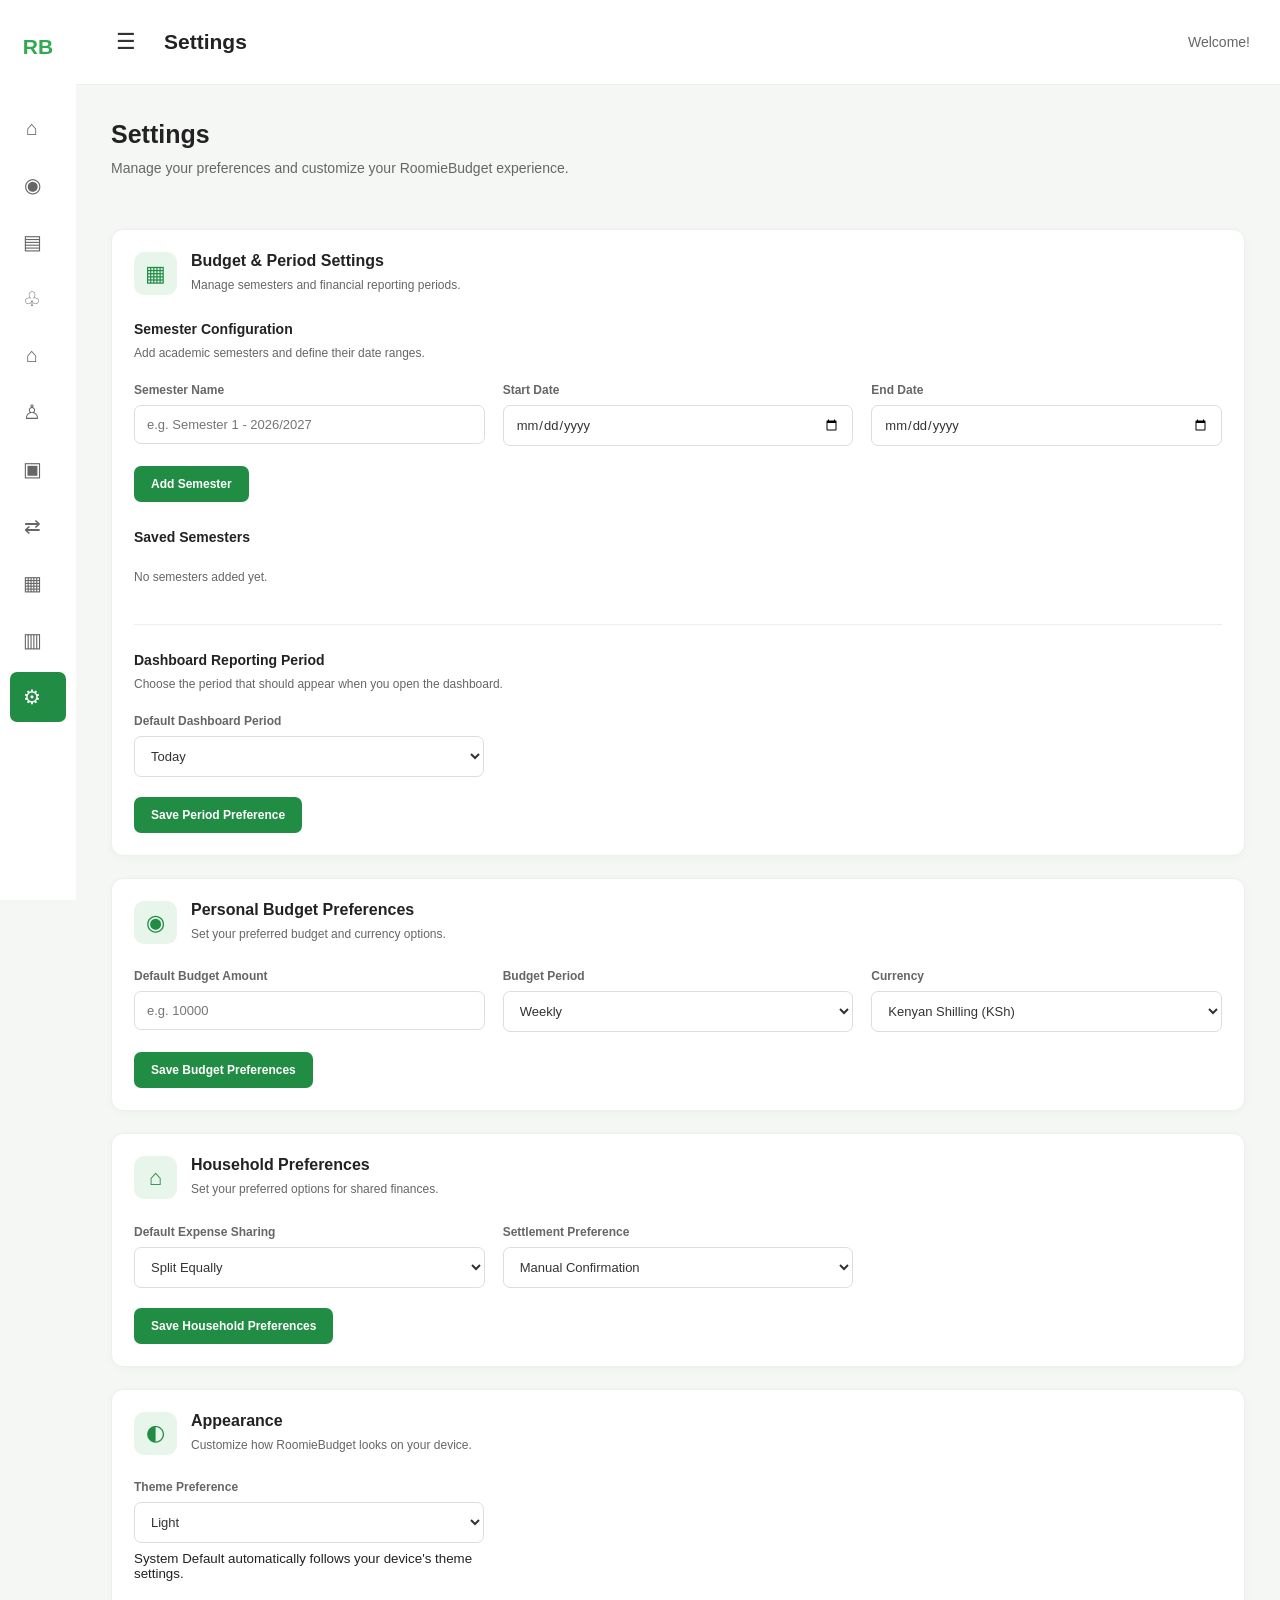
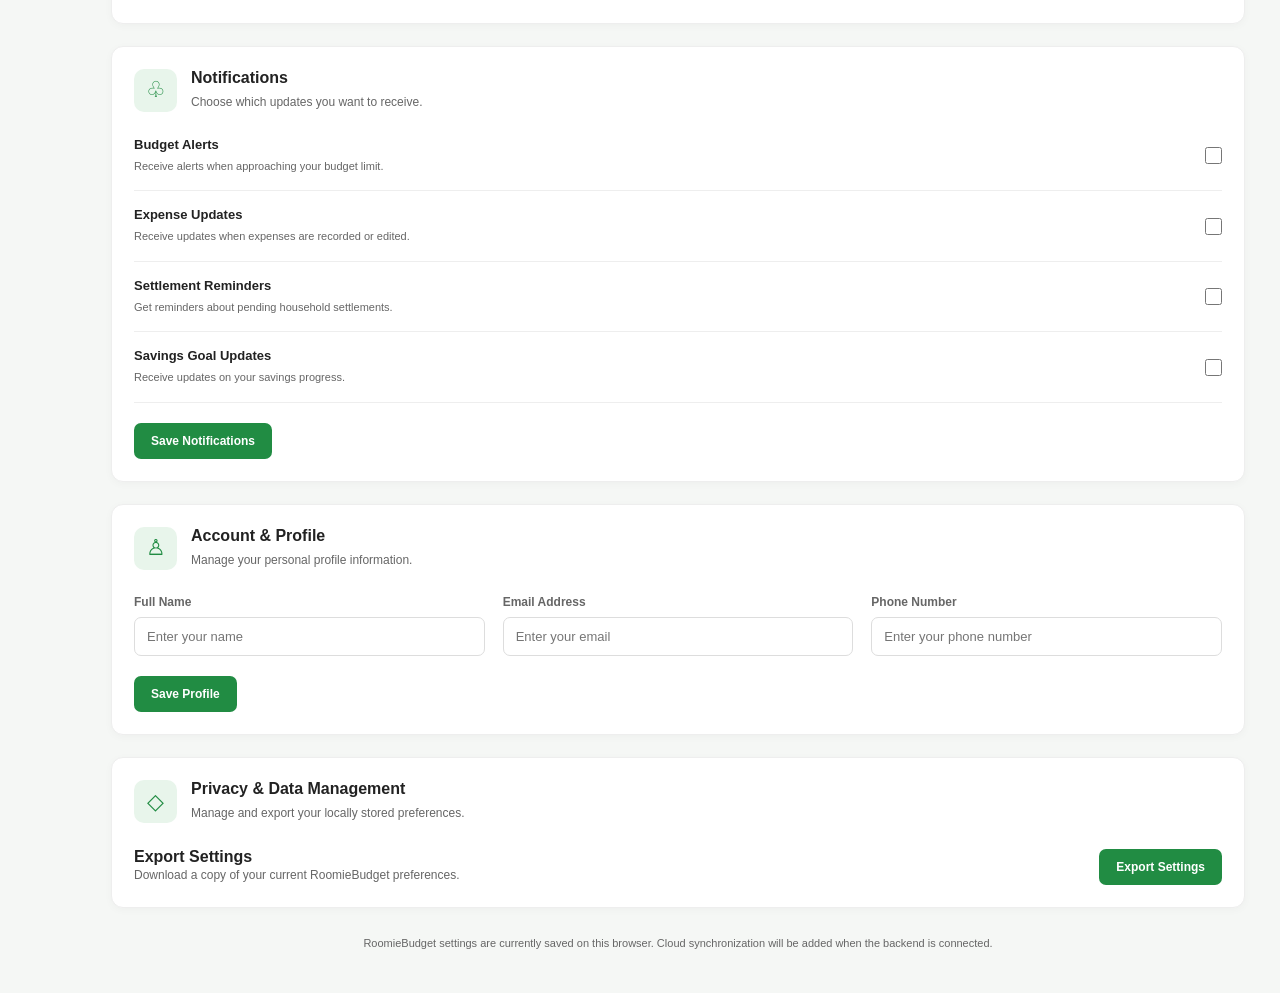
<file: settings.html>
<!doctype html>
<html lang="en">
  <head>
    <meta charset="UTF-8" />
    <meta name="viewport" content="width=device-width, initial-scale=1.0" />
    <title>RoomieBudget | Settings</title>
    <link rel="stylesheet" href="style.css" />
  </head>

  <body>
    <div class="app-container" id="appContainer">
      <!-- SIDEBAR -->
      <aside class="sidebar" id="sidebar">
        <div class="logo">
          <h2>Roomie<span>Budget</span></h2>
        </div>

        <nav class="navigation">
          <p class="nav-heading">OVERVIEW</p>
          <a href="index.html" class="nav-link"> <span>⌂</span> Dashboard </a>

          <p class="nav-heading">PERSONAL FINANCES</p>
          <a href="my-budget.html" class="nav-link">
            <span>◉</span> My Budget
          </a>
          <a href="personal-expenses.html" class="nav-link">
            <span>▤</span> Personal Expenses
          </a>
          <a href="saving-goals.html" class="nav-link">
            <span>♧</span> Savings Goals
          </a>

          <p class="nav-heading">SHARED FINANCES</p>
          <a href="households.html" class="nav-link">
            <span>⌂</span> My Households
          </a>
          <a href="roommates.html" class="nav-link">
            <span>♙</span> Roommates
          </a>
          <a href="shared-expenses.html" class="nav-link">
            <span>▣</span> Shared Expenses
          </a>
          <a href="settlements.html" class="nav-link">
            <span>⇄</span> Settlements
          </a>

          <p class="nav-heading">MANAGEMENT</p>
          <a href="categories.html" class="nav-link">
            <span>▦</span> Categories & Products
          </a>
          <a href="reports.html" class="nav-link">
            <span>▥</span> Reports & Analytics
          </a>
          <a href="settings.html" class="nav-link active">
            <span>⚙</span> Settings
          </a>
        </nav>
      </aside>

      <!-- MAIN CONTENT -->
      <main class="main-content">
        <header class="topbar">
          <div class="topbar-left">
            <button
              class="menu-toggle"
              id="menuToggle"
              aria-label="Toggle navigation"
            >
              ☰
            </button>
            <h2 id="pageTitle">Settings</h2>
          </div>

          <div class="profile">
            <span>Welcome!</span>
          </div>
        </header>

        <section class="page-content settings-page">
          <div class="dashboard-header">
            <div>
              <h1>Settings</h1>
              <p>
                Manage your preferences and customize your RoomieBudget
                experience.
              </p>
            </div>
          </div>

          <!-- 1. BUDGET AND PERIOD SETTINGS -->
          <div class="dashboard-card settings-card">
            <div class="settings-heading">
              <div class="settings-icon">▦</div>
              <div>
                <h3>Budget & Period Settings</h3>
                <p>Manage semesters and financial reporting periods.</p>
              </div>
            </div>

            <div class="settings-section">
              <h4>Semester Configuration</h4>
              <p class="settings-description">
                Add academic semesters and define their date ranges.
              </p>

              <form id="semesterForm">
                <div class="settings-form-grid">
                  <div class="form-group">
                    <label for="semesterName">Semester Name</label>
                    <input
                      type="text"
                      id="semesterName"
                      placeholder="e.g. Semester 1 - 2026/2027"
                      required
                    />
                  </div>

                  <div class="form-group">
                    <label for="semesterStart">Start Date</label>
                    <input type="date" id="semesterStart" required />
                  </div>

                  <div class="form-group">
                    <label for="semesterEnd">End Date</label>
                    <input type="date" id="semesterEnd" required />
                  </div>
                </div>

                <button
                  type="submit"
                  class="settings-save-btn"
                  id="semesterSubmitBtn"
                >
                  Add Semester
                </button>
                <button
                  type="button"
                  class="settings-cancel-btn"
                  id="cancelSemesterEdit"
                  hidden
                >
                  Cancel Edit
                </button>
              </form>

              <div class="saved-semesters">
                <h4>Saved Semesters</h4>
                <div id="semesterList">
                  <p class="settings-empty">No semesters added yet.</p>
                </div>
              </div>
            </div>

            <div class="settings-divider"></div>

            <div class="settings-section">
              <h4>Dashboard Reporting Period</h4>
              <p class="settings-description">
                Choose the period that should appear when you open the
                dashboard.
              </p>

              <div class="form-group settings-narrow">
                <label for="defaultPeriod">Default Dashboard Period</label>
                <select id="defaultPeriod">
                  <option value="today">Today</option>
                  <option value="week">This Week</option>
                  <option value="month">This Month</option>
                  <option value="semester">This Semester</option>
                  <option value="year">This Year</option>
                  <option value="custom">Custom Range</option>
                </select>
              </div>

              <div id="defaultCustomRange" class="settings-form-grid" hidden>
                <div class="form-group">
                  <label for="defaultCustomStart">From</label>
                  <input type="date" id="defaultCustomStart" />
                </div>
                <div class="form-group">
                  <label for="defaultCustomEnd">To</label>
                  <input type="date" id="defaultCustomEnd" />
                </div>
              </div>

              <button
                type="button"
                class="settings-save-btn"
                id="savePeriodSettings"
              >
                Save Period Preference
              </button>
            </div>
          </div>

          <!-- 2. PERSONAL BUDGET PREFERENCES -->
          <div class="dashboard-card settings-card">
            <div class="settings-heading">
              <div class="settings-icon">◉</div>
              <div>
                <h3>Personal Budget Preferences</h3>
                <p>Set your preferred budget and currency options.</p>
              </div>
            </div>

            <div class="settings-section">
              <div class="settings-form-grid">
                <div class="form-group">
                  <label for="defaultBudget">Default Budget Amount</label>
                  <input
                    type="number"
                    id="defaultBudget"
                    min="0"
                    step="0.01"
                    placeholder="e.g. 10000"
                  />
                </div>

                <div class="form-group">
                  <label for="budgetPeriod">Budget Period</label>
                  <select id="budgetPeriod">
                    <option value="weekly">Weekly</option>
                    <option value="monthly">Monthly</option>
                    <option value="semester">Semester</option>
                    <option value="yearly">Yearly</option>
                  </select>
                </div>

                <div class="form-group">
                  <label for="currency">Currency</label>
                  <select id="currency">
                    <option value="KES">Kenyan Shilling (KSh)</option>
                    <option value="USD">US Dollar ($)</option>
                    <option value="EUR">Euro (€)</option>
                    <option value="GBP">British Pound (£)</option>
                    <option value="UGX">Ugandan Shilling (USh)</option>
                    <option value="TZS">Tanzanian Shilling (TSh)</option>
                  </select>
                </div>
              </div>

              <button
                type="button"
                class="settings-save-btn"
                id="saveBudgetSettings"
              >
                Save Budget Preferences
              </button>
            </div>
          </div>

          <!-- 3. HOUSEHOLD PREFERENCES -->
          <div class="dashboard-card settings-card">
            <div class="settings-heading">
              <div class="settings-icon">⌂</div>
              <div>
                <h3>Household Preferences</h3>
                <p>Set your preferred options for shared finances.</p>
              </div>
            </div>

            <div class="settings-section">
              <div class="settings-form-grid">
                <div class="form-group">
                  <label for="defaultSharing">Default Expense Sharing</label>
                  <select id="defaultSharing">
                    <option value="equal">Split Equally</option>
                    <option value="custom">Custom Shares</option>
                  </select>
                </div>

                <div class="form-group">
                  <label for="settlementPreference"
                    >Settlement Preference</label
                  >
                  <select id="settlementPreference">
                    <option value="manual">Manual Confirmation</option>
                    <option value="automatic">Automatic Calculation</option>
                  </select>
                </div>
              </div>

              <button
                type="button"
                class="settings-save-btn"
                id="saveHouseholdSettings"
              >
                Save Household Preferences
              </button>
            </div>
          </div>


          <!-- 4. APPEARANCE SETTINGS -->
          <div class="dashboard-card settings-card">
            <div class="settings-heading">
              <div class="settings-icon">◐</div>
              <div>
                <h3>Appearance</h3>
                <p>Customize how RoomieBudget looks on your device.</p>
              </div>
            </div>

            <div class="settings-section">
              <div class="form-group settings-narrow">
                <label for="themePreference">Theme Preference</label>
                <select id="themePreference">
                  <option value="light">Light</option>
                  <option value="dark">Dark</option>
                  <option value="system">System Default</option>
                </select>
                <small>
                  System Default automatically follows your device's theme settings.
                </small>
              </div>
            </div>
          </div>


          <!-- 5. NOTIFICATIONS -->
          <div class="dashboard-card settings-card">
            <div class="settings-heading">
              <div class="settings-icon">♧</div>
              <div>
                <h3>Notifications</h3>
                <p>Choose which updates you want to receive.</p>
              </div>
            </div>

            <div class="settings-section notification-list">
              <label class="setting-toggle">
                <span>
                  <strong>Budget Alerts</strong>
                  <small
                    >Receive alerts when approaching your budget limit.</small
                  >
                </span>
                <input type="checkbox" id="budgetAlerts" />
              </label>

              <label class="setting-toggle">
                <span>
                  <strong>Expense Updates</strong>
                  <small
                    >Receive updates when expenses are recorded or
                    edited.</small
                  >
                </span>
                <input type="checkbox" id="expenseAlerts" />
              </label>

              <label class="setting-toggle">
                <span>
                  <strong>Settlement Reminders</strong>
                  <small
                    >Get reminders about pending household settlements.</small
                  >
                </span>
                <input type="checkbox" id="settlementAlerts" />
              </label>

              <label class="setting-toggle">
                <span>
                  <strong>Savings Goal Updates</strong>
                  <small>Receive updates on your savings progress.</small>
                </span>
                <input type="checkbox" id="savingsAlerts" />
              </label>

              <button
                type="button"
                class="settings-save-btn"
                id="saveNotificationSettings"
              >
                Save Notifications
              </button>
            </div>
          </div>

          <!-- 6. ACCOUNT AND PROFILE -->
          <div class="dashboard-card settings-card">
            <div class="settings-heading">
              <div class="settings-icon">♙</div>
              <div>
                <h3>Account & Profile</h3>
                <p>Manage your personal profile information.</p>
              </div>
            </div>

            <div class="settings-section">
              <div class="settings-form-grid">
                <div class="form-group">
                  <label for="profileName">Full Name</label>
                  <input
                    type="text"
                    id="profileName"
                    placeholder="Enter your name"
                  />
                </div>

                <div class="form-group">
                  <label for="profileEmail">Email Address</label>
                  <input
                    type="email"
                    id="profileEmail"
                    placeholder="Enter your email"
                  />
                </div>

                <div class="form-group">
                  <label for="profilePhone">Phone Number</label>
                  <input
                    type="tel"
                    id="profilePhone"
                    placeholder="Enter your phone number"
                  />
                </div>
              </div>

              <button
                type="button"
                class="settings-save-btn"
                id="saveProfileSettings"
              >
                Save Profile
              </button>
            </div>
          </div>

          <!-- 7. PRIVACY AND DATA -->
          <div class="dashboard-card settings-card">
            <div class="settings-heading">
              <div class="settings-icon">◇</div>
              <div>
                <h3>Privacy & Data Management</h3>
                <p>Manage and export your locally stored preferences.</p>
              </div>
            </div>

            <div class="settings-section data-management">
              <div>
                <strong>Export Settings</strong>
                <p class="settings-description">
                  Download a copy of your current RoomieBudget preferences.
                </p>
              </div>

              <button
                type="button"
                class="settings-save-btn"
                id="exportSettings"
              >
                Export Settings
              </button>
            </div>
          </div>

          <p class="settings-footer">
            RoomieBudget settings are currently saved on this browser. Cloud
            synchronization will be added when the backend is connected.
          </p>

          <div
            id="settingsMessage"
            class="settings-message"
            role="status"
            aria-live="polite"
          ></div>
        </section>
      </main>
    </div>

    <script src="script.js"></script>
  </body>
</html>
</file>
<file: style.css>
/* GENERAL RESET */
* {
  margin: 0;
  padding: 0;
  box-sizing: border-box;
}

/* THEME COLOUR VARIABLES */

:root {
    color-scheme: light;

    --page-bg: #f5f7f5;
    --surface: #ffffff;
    --text-primary: #222222;
    --text-secondary: #666666;
    --border-color: #eeeeee;
    --input-bg: #ffffff;
    --input-text: #333333;
}

/* DARK THEME */

[data-theme="dark"] {
    color-scheme: dark;

    --page-bg: #121812;
    --surface: #1e261f;
    --text-primary: #f1f5f1;
    --text-secondary: #b0b9b1;
    --border-color: #354036;
    --input-bg: #263027;
    --input-text: #f1f5f1;
}

body {
  font-family: Arial, sans-serif;
  background-color: var(--page-bg);
  color: var(--text-primary);
}

/* MAIN APPLICATION LAYOUT */
.app-container {
  display: flex;
  min-height: 100vh;
}

/* SIDEBAR */
.sidebar {
  width: 250px;
  background-color: var(--surface);
  color: var(--text-primary);
  padding: 25px 15px;
}

/* LOGO */
.logo {
  padding: 10px;
  margin-bottom: 35px;
}

.logo h2 {
  font-size: 23px;
}

.logo span {
  color: var(--text-primary);
}

/* NAVIGATION */
.navigation {
  display: flex;
  flex-direction: column;
  gap: 7px;
}

.nav-heading {
  font-size: 11px;
  color: var(--text-secondary);
  font-weight: bold;
  margin: 22px 10px 8px;
  letter-spacing: 1px;
}

.nav-link {
  display: flex;
  align-items: center;
  gap: 12px;
  text-decoration: none;
  color: var(--text-secondary);
  padding: 12px 14px;
  border-radius: 7px;
  font-size: 14px;
  transition: 0.3s;
}

.nav-link span {
  width: 20px;
  font-size: 18px;
  text-align: center;
}

.nav-link:hover {
  background-color: var(--surface);
  color: var(--text-primary);
}

/* ACTIVE NAVIGATION TAB */
.nav-link.active {
  background-color: var(--surface);
  color: var(--text-primary);
}

/* MAIN CONTENT */
.main-content {
  flex: 1;
  min-width: 0;
}

/* TOP BAR */
.topbar {
  background-color: var(--surface);
  padding: 22px 30px;
  display: flex;
  justify-content: space-between;
  align-items: center;
  border-bottom: 1px solid var(--border-color);
}

.topbar h2 {
  font-size: 21px;
}

.profile {
  color: var(--text-secondary);
  font-size: 14px;
}

/* PAGE CONTENT */
.page-content {
  padding: 35px;
}

.page-content h1 {
  margin-bottom: 12px;
}

.page-content p {
  color: var(--text-secondary);
  line-height: 1.6;
}

/* TOP BAR LEFT SECTION */
.topbar-left {
  display: flex;
  align-items: center;
  gap: 18px;
}

/* MENU TOGGLE BUTTON */
.menu-toggle {
  width: 40px;
  height: 40px;
  border: none;
  border-radius: 7px;
  background-color: var(--input-bg);
  color: var(--input-text);
  font-size: 22px;
  cursor: pointer;
  transition: 0.3s ease;
}

.menu-toggle:hover {
  background-color: #218c43;
  color: white;
}

/* SMOOTH SIDEBAR SLIDING */
.sidebar {
  flex: 0 0 250px;
  transition:
    transform 0.35s ease,
    margin-left 0.35s ease;
  overflow-y: auto;
  overflow-x: hidden;
}

/* SIDEBAR CLOSED */
.app-container.sidebar-closed .sidebar {
  transform: translateX(-100%);
  margin-left: -250px;
}

/* IMPROVED NAVIGATION HOVER */
.nav-link {
  position: relative;
  transition:
    background-color 0.25s ease,
    color 0.25s ease,
    padding-left 0.25s ease;
}

.nav-link:hover {
  background-color: #218c43;
  color: white;
  padding-left: 20px;
}

/* ACTIVE TAB */
.nav-link.active {
  background-color: #218c43;
  color: white;
}

/* BUTTON FOCUS FOR KEYBOARD USERS */
.menu-toggle:focus-visible,
.nav-link:focus-visible {
  outline: 2px solid #32a852;
  outline-offset: 3px;
}

/* SMALL SCREEN ADJUSTMENTS */
@media (max-width: 700px) {
  .sidebar {
    flex-basis: 230px;
  }

  .app-container.sidebar-closed .sidebar {
    margin-left: -230px;
  }

  .page-content {
    padding: 20px;
  }

  .topbar {
    padding: 15px;
  }
}

/* ==============================
   DASHBOARD HEADER
================================= */

.dashboard-header {
  display: flex;
  justify-content: space-between;
  align-items: center;
  gap: 20px;
  margin-bottom: 28px;
}

.dashboard-header h1 {
  font-size: 25px;
  margin-bottom: 8px;
  color: var(--text-primary);
}

.dashboard-header p {
  color: var(--text-secondary);
  font-size: 14px;
}

.dashboard-filter {
  display: flex;
  align-items: center;
  gap: 10px;
}

.dashboard-filter label {
  font-size: 13px;
  color: var(--text-secondary);
}

.dashboard-filter select {
  padding: 10px 13px;
  border: 1px solid var(--border-color);
  border-radius: 7px;
  background: var(--input-bg);
  color: var(--input-text);
  cursor: pointer;
}

/* ==============================
   FOUR SUMMARY TILES
================================= */

.summary-grid {
  display: grid;
  grid-template-columns: repeat(4, minmax(0, 1fr));
  gap: 18px;
  margin-bottom: 25px;
}

.summary-card {
  background: var(--surface);
  padding: 22px;
  border: 1px solid var(--border-color);
  border-radius: 12px;
  box-shadow: 0 2px 8px rgba(0, 0, 0, 0.03);
  transition:
    transform 0.25s ease,
    box-shadow 0.25s ease;
}

.summary-card:hover {
  transform: translateY(-4px);
  box-shadow: 0 5px 16px rgba(0, 0, 0, 0.08);
}

.card-icon {
  width: 42px;
  height: 42px;
  border-radius: 9px;
  display: flex;
  align-items: center;
  justify-content: center;
  font-size: 23px;
  margin-bottom: 16px;
}

.green-icon {
  background: #e8f5eb;
  color: #218c43;
}

.dark-icon {
  background: #eeeeee;
  color: #222;
}

.summary-card p {
  font-size: 13px;
  color: var(--text-secondary);
  margin-bottom: 9px;
}

.summary-card h2 {
  font-size: 23px;
  color: var(--text-primary);
  margin-bottom: 9px;
}

.summary-card .card-note {
  font-size: 12px;
  color: var(--text-secondary);
}

.positive-balance {
  color: var(--text-positive) !important;
}

/* ==============================
   MIDDLE DASHBOARD SECTION
================================= */

.dashboard-middle {
  display: grid;
  grid-template-columns: 1.4fr 1fr;
  gap: 20px;
  margin-bottom: 25px;
}

/* ==============================
   DASHBOARD CARDS
================================= */

.dashboard-card {
  background: var(--surface);
  border: 1px solid var(--border-color);
  border-radius: 12px;
  padding: 22px;
  box-shadow: 0 2px 8px rgba(0, 0, 0, 0.03);
  min-width: 0;
}

.section-heading {
  display: flex;
  justify-content: space-between;
  align-items: center;
  gap: 15px;
  margin-bottom: 22px;
}

.section-heading h3 {
  font-size: 16px;
  color: var(--text-primary);
  margin-bottom: 7px;
}

.section-heading p {
  font-size: 12px;
  color: var(--text-secondary);
}

.percentage {
  color: var(--text-positive);
  font-weight: bold;
  font-size: 17px;
}

/* ==============================
   BUDGET PROGRESS BAR
================================= */

.progress-bar {
  width: 100%;
  height: 10px;
  background: #eeeeee;
  border-radius: 20px;
  overflow: hidden;
  margin-bottom: 13px;
}

.progress-fill {
  width: 60%;
  height: 100%;
  background: #218c43;
  border-radius: 20px;
}

.progress-details {
  display: flex;
  justify-content: space-between;
  gap: 10px;
  font-size: 12px;
  color: var(--text-secondary);
}

/* ==============================
   HOUSEHOLD OVERVIEW
================================= */

.household-info {
  display: flex;
  flex-direction: column;
  gap: 17px;
}

.household-info div {
  display: flex;
  justify-content: space-between;
  align-items: center;
  gap: 12px;
}

.household-info span {
  font-size: 13px;
  color: var(--text-secondary);
}

.household-info strong {
  font-size: 13px;
  color: var(--text-primary);
  text-align: right;
}

/* ==============================
   LOWER DASHBOARD SECTION
================================= */

.dashboard-bottom {
  display: grid;
  grid-template-columns: 1fr 1fr;
  gap: 20px;
}

.chart-container {
  position: relative;
  width: 100%;
  height: 260px;
}

/* ==============================
   RECENT TRANSACTIONS
================================= */

.transaction-list {
  display: flex;
  flex-direction: column;
}

.transaction-item {
  display: flex;
  justify-content: space-between;
  align-items: center;
  gap: 12px;
  padding: 15px 0;
  border-bottom: 1px solid #eeeeee;
}

.transaction-item:last-child {
  border-bottom: none;
}

.transaction-item div {
  display: flex;
  flex-direction: column;
  gap: 6px;
}

.transaction-item div strong {
  font-size: 13px;
  color: var(--text-primary);
}

.transaction-item div span {
  font-size: 11px;
  color: var(--text-secondary);
}

.transaction-item > strong {
  font-size: 13px;
  color: var(--text-primary);
}

/* ==============================
   RESPONSIVE DASHBOARD
================================= */

@media (max-width: 1100px) {
  .summary-grid {
    grid-template-columns: repeat(2, minmax(0, 1fr));
  }
}

@media (max-width: 750px) {
  .dashboard-middle,
  .dashboard-bottom {
    grid-template-columns: 1fr;
  }

  .dashboard-header {
    align-items: flex-start;
    flex-direction: column;
  }
}

@media (max-width: 450px) {
  .summary-grid {
    grid-template-columns: 1fr;
  }

  .summary-card h2 {
    font-size: 20px;
  }

  .progress-details {
    flex-direction: column;
  }

  .household-info div {
    align-items: flex-start;
    flex-direction: column;
  }
}

/* ==============================
   COLLAPSED SIDEBAR
================================= */

.sidebar {
  transition:
    width 0.35s ease,
    flex-basis 0.35s ease,
    padding 0.35s ease;
}

/* Keep the sidebar visible but narrow */
.app-container.sidebar-collapsed .sidebar {
  width: 76px;
  flex: 0 0 76px;
  padding: 25px 10px;
  margin-left: 0;
  transform: none;
}

/* Change logo into a compact RB mark */
.app-container.sidebar-collapsed .logo h2 {
  font-size: 0;
  text-align: center;
}

.app-container.sidebar-collapsed .logo h2::after {
  content: "RB";
  font-size: 21px;
  color: #32a852;
}

/* Hide section headings */
.app-container.sidebar-collapsed .nav-heading {
  display: none;
}

/* Centre the navigation icons */
.app-container.sidebar-collapsed .nav-link {
  justify-content: center;
  padding: 13px 5px;
  font-size: 0;
  position: relative;
}

/* Keep icons visible */
.app-container.sidebar-collapsed .nav-link span {
  font-size: 20px;
  width: auto;
}

/* ==============================
   NAVIGATION TOOLTIP
================================= */

.app-container.sidebar-collapsed .nav-link::after {
  content: attr(data-tooltip);

  position: absolute;
  left: calc(100% + 12px);
  top: 50%;
  transform: translateY(-50%);

  background: #222;
  color: white;

  padding: 9px 13px;
  border-radius: 6px;

  font-size: 12px;
  white-space: nowrap;

  opacity: 0;
  visibility: hidden;

  pointer-events: none;
  z-index: 1000;

  transition: opacity 0.2s ease;
}

/* Show tooltip on hover */
.app-container.sidebar-collapsed .nav-link:hover::after {
  opacity: 1;
  visibility: visible;
}

/* Prevent the logo from taking too much space */
.app-container.sidebar-collapsed .logo {
  padding: 10px 0;
  margin-bottom: 35px;
  text-align: center;
}

/* Small screen adjustment */
@media (max-width: 700px) {
  .app-container.sidebar-collapsed .sidebar {
    width: 65px;
    flex-basis: 65px;
  }
}
.sidebar {
  overflow: visible;
}

/* ADDITIONAL DASHBOARD ANALYTICS */

.dashboard-analytics {
  display: grid;
  grid-template-columns: 1fr 1fr;
  gap: 20px;
  margin-top: 25px;
}

@media (max-width: 750px) {
  .dashboard-analytics {
    grid-template-columns: 1fr;
  }
}

/* =====================================
   ROOMIEBUDGET SETTINGS PAGE
===================================== */

.settings-page {
  display: flex;
  flex-direction: column;
  gap: 22px;
}

.settings-card {
  width: 100%;
}

.settings-heading {
  display: flex;
  align-items: center;
  gap: 14px;
  margin-bottom: 25px;
}

.settings-heading h3 {
  font-size: 16px;
  color: var(--text-primary);
  margin-bottom: 6px;
}

.settings-heading p,
.settings-description {
  font-size: 12px;
  color: var(--text-secondary);
  line-height: 1.6;
}

.settings-icon {
  width: 43px;
  height: 43px;
  display: flex;
  align-items: center;
  justify-content: center;
  flex-shrink: 0;
  border-radius: 10px;
  background: #e8f5eb;
  color: #218c43;
  font-size: 22px;
}

.settings-section h4 {
  font-size: 14px;
  color: var(--text-primary);
  margin-bottom: 7px;
}

.settings-section > .settings-description {
  margin-bottom: 20px;
}

.settings-form-grid {
  display: grid;
  grid-template-columns: repeat(3, minmax(0, 1fr));
  gap: 18px;
  margin: 20px 0;
}

.form-group {
  display: flex;
  flex-direction: column;
  gap: 8px;
  min-width: 0;
}

.form-group label {
  font-size: 12px;
  font-weight: 600;
  color: var(--text-secondary);
}

.form-group input,
.form-group select {
  width: 100%;
  min-width: 0;
  padding: 11px 12px;
  border: 1px solid #ddd;
  border-radius: 7px;
  background: white;
  color: #333;
  font-family: inherit;
  font-size: 13px;
  outline: none;
  transition: border-color 0.2s ease;
}

.form-group input:focus,
.form-group select:focus {
  border-color: #218c43;
}

.settings-save-btn,
.settings-cancel-btn {
  border: none;
  border-radius: 7px;
  padding: 11px 17px;
  font-size: 12px;
  font-weight: 600;
  cursor: pointer;
  transition: background 0.2s ease;
}

.settings-save-btn {
  background: #218c43;
  color: white;
}

.settings-save-btn:hover {
  background: #176d32;
}

.settings-cancel-btn {
  background: #eeeeee;
  color: #444;
  margin-left: 7px;
}

.settings-cancel-btn:hover {
  background: #dddddd;
}

.settings-divider {
  height: 1px;
  background: #eeeeee;
  margin: 27px 0;
}

.saved-semesters {
  margin-top: 27px;
}

.saved-semesters h4 {
  margin-bottom: 13px;
}

.semester-item {
  display: flex;
  align-items: center;
  justify-content: space-between;
  gap: 15px;
  padding: 14px 0;
  border-bottom: 1px solid #eeeeee;
}

.semester-item:last-child {
  border-bottom: none;
}

.semester-details {
  display: flex;
  flex-direction: column;
  gap: 5px;
}

.semester-details strong {
  font-size: 13px;
  color: var(--text-primary);
}

.semester-details span {
  font-size: 11px;
  color: var(--text-secondary);
}

.semester-actions {
  display: flex;
  align-items: center;
  gap: 8px;
}

.semester-actions button {
  border: none;
  background: #f1f1f1;
  color: #444;
  border-radius: 5px;
  padding: 7px 10px;
  font-size: 11px;
  cursor: pointer;
}

.semester-actions button:hover {
  background: #e5e5e5;
}

.semester-actions .delete-semester {
  color: #b42318;
}

.settings-empty {
  color: #999;
  font-size: 12px;
  padding: 10px 0;
}

.settings-narrow {
  max-width: 350px;
  margin: 20px 0;
}

.setting-toggle {
  display: flex;
  justify-content: space-between;
  align-items: center;
  gap: 20px;
  padding: 16px 0;
  border-bottom: 1px solid #eeeeee;
  cursor: pointer;
}

.setting-toggle:first-child {
  padding-top: 0;
}

.setting-toggle span {
  display: flex;
  flex-direction: column;
  gap: 6px;
}

.setting-toggle strong {
  font-size: 13px;
  color: var(--text-primary);
}

.setting-toggle small {
  font-size: 11px;
  color: var(--text-secondary);
  line-height: 1.5;
}

.setting-toggle input {
  width: 17px;
  height: 17px;
  accent-color: #218c43;
  cursor: pointer;
  flex-shrink: 0;
}

.notification-list .settings-save-btn {
  margin-top: 20px;
}

.data-management {
  display: flex;
  justify-content: space-between;
  align-items: center;
  gap: 20px;
}

.settings-footer {
  color: #999;
  font-size: 11px;
  text-align: center;
  line-height: 1.6;
  padding: 5px 0;
}

.settings-message {
  display: none;
  padding: 12px 15px;
  border-radius: 7px;
  background: #e8f5eb;
  color: #176d32;
  font-size: 12px;
}

.settings-message.show {
  display: block;
}

[hidden] {
  display: none !important;
}

/* SETTINGS RESPONSIVENESS */
@media (max-width: 850px) {
  .settings-form-grid {
    grid-template-columns: repeat(2, minmax(0, 1fr));
  }
}

@media (max-width: 600px) {
  .settings-form-grid {
    grid-template-columns: 1fr;
  }

  .data-management {
    align-items: flex-start;
    flex-direction: column;
  }

  .semester-item {
    align-items: flex-start;
    flex-direction: column;
  }

  .semester-actions {
    width: 100%;
  }
}

/* FIXED SIDEBAR */
.sidebar {
  position: fixed;
  top: 0;
  left: 0;
  height: 100vh;
  z-index: 1000;
  flex-shrink: 0;
}

/* MAIN CONTENT POSITION */
.main-content {
  margin-left: 250px;
  width: calc(100% - 250px);
  transition:
    margin-left 0.35s ease,
    width 0.35s ease;
}

/* WHEN SIDEBAR IS COLLAPSED */
.app-container.sidebar-collapsed .main-content {
  margin-left: 76px;
  width: calc(100% - 76px);
}

/* SMALL SCREENS */
@media (max-width: 700px) {
  .app-container.sidebar-collapsed .sidebar {
    width: 65px;
    flex-basis: 65px;
  }

  .app-container.sidebar-collapsed .main-content {
    margin-left: 65px;
    width: calc(100% - 65px);
  }
}

/* BACK TO TOP BUTTON */
.back-to-top {
  position: fixed;
  right: 25px;
  bottom: 25px;
  width: 48px;
  height: 48px;
  border: none;
  border-radius: 50%;
  background: #218c43;
  color: white;
  font-size: 23px;
  cursor: pointer;
  display: flex;
  align-items: center;
  justify-content: center;
  opacity: 0;
  visibility: hidden;
  transform: translateY(12px);
  transition: all 0.3s ease;
  z-index: 2000;
  box-shadow: 0 4px 12px rgba(0, 0, 0, 0.2);
}

.back-to-top.show {
  opacity: 1;
  visibility: visible;
  transform: translateY(0);
}

.back-to-top:hover {
  background: #176d32;
  transform: translateY(-4px);
}
</file>
